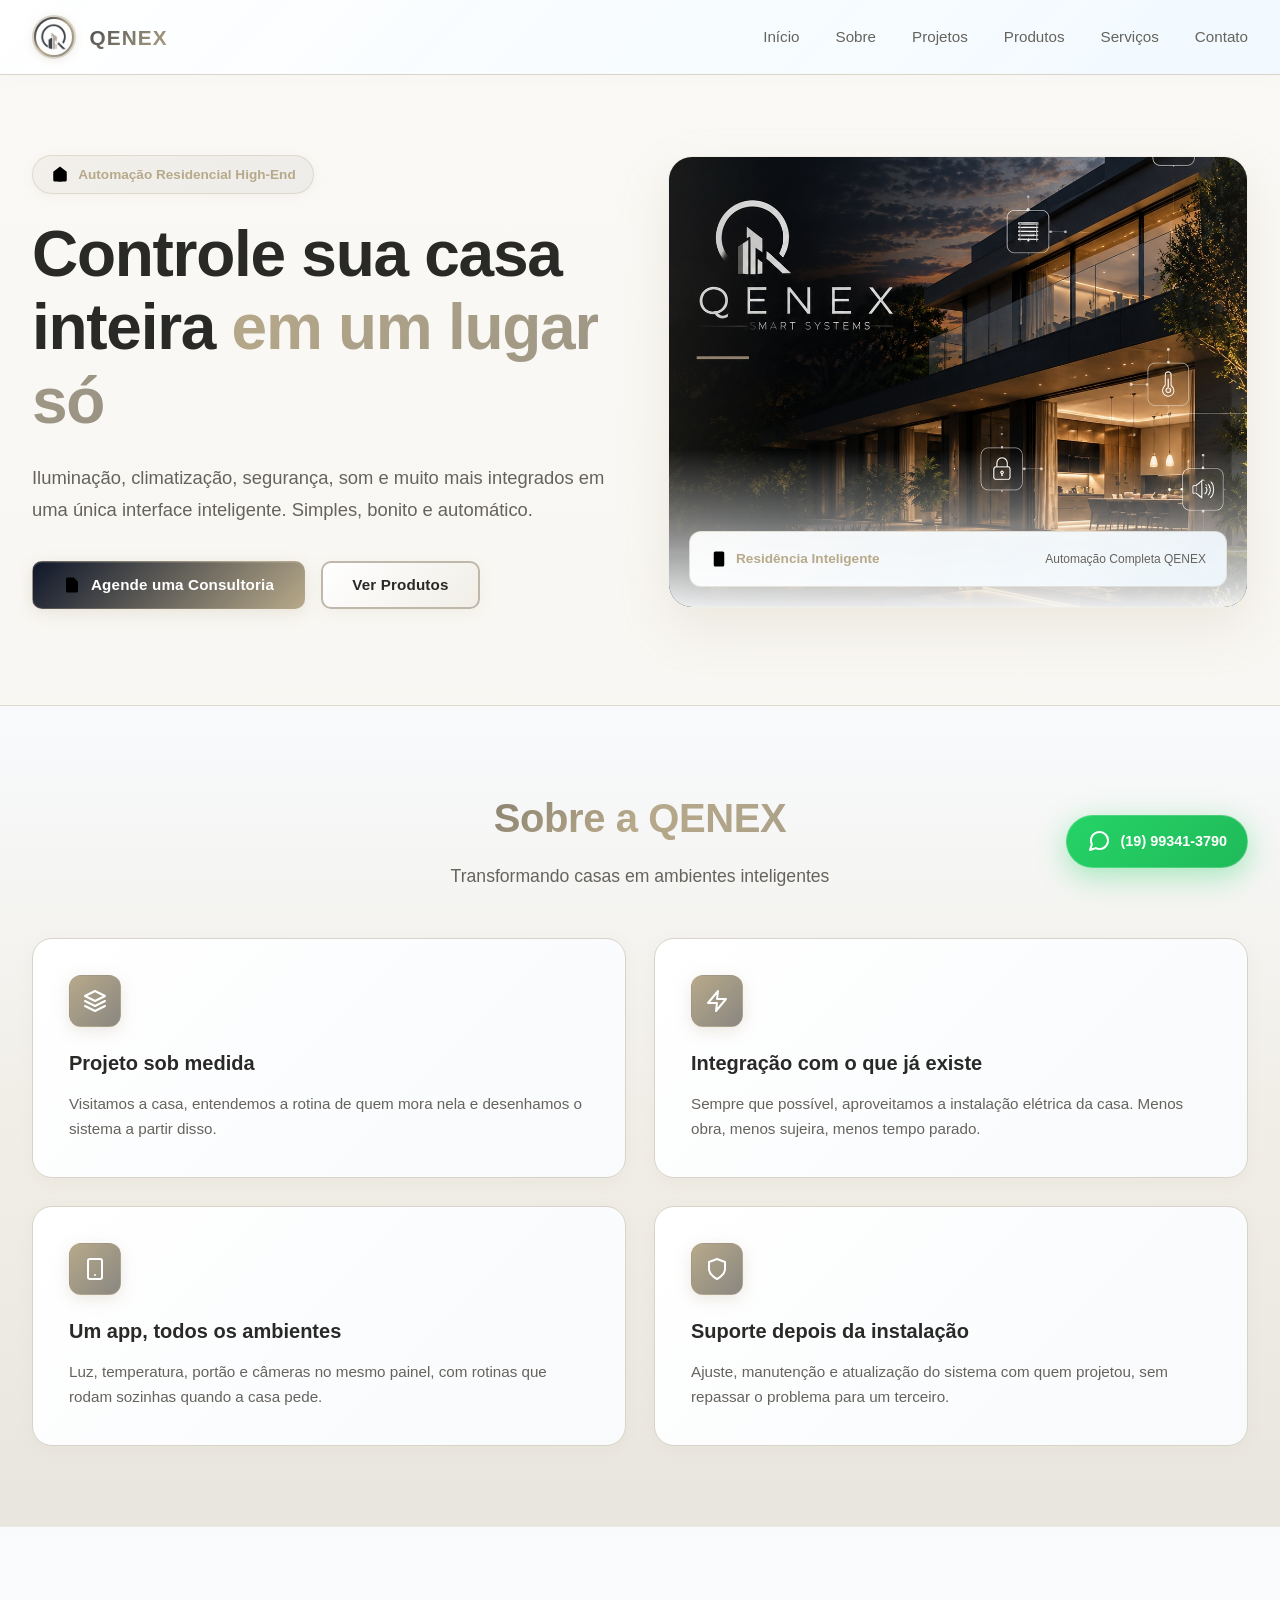
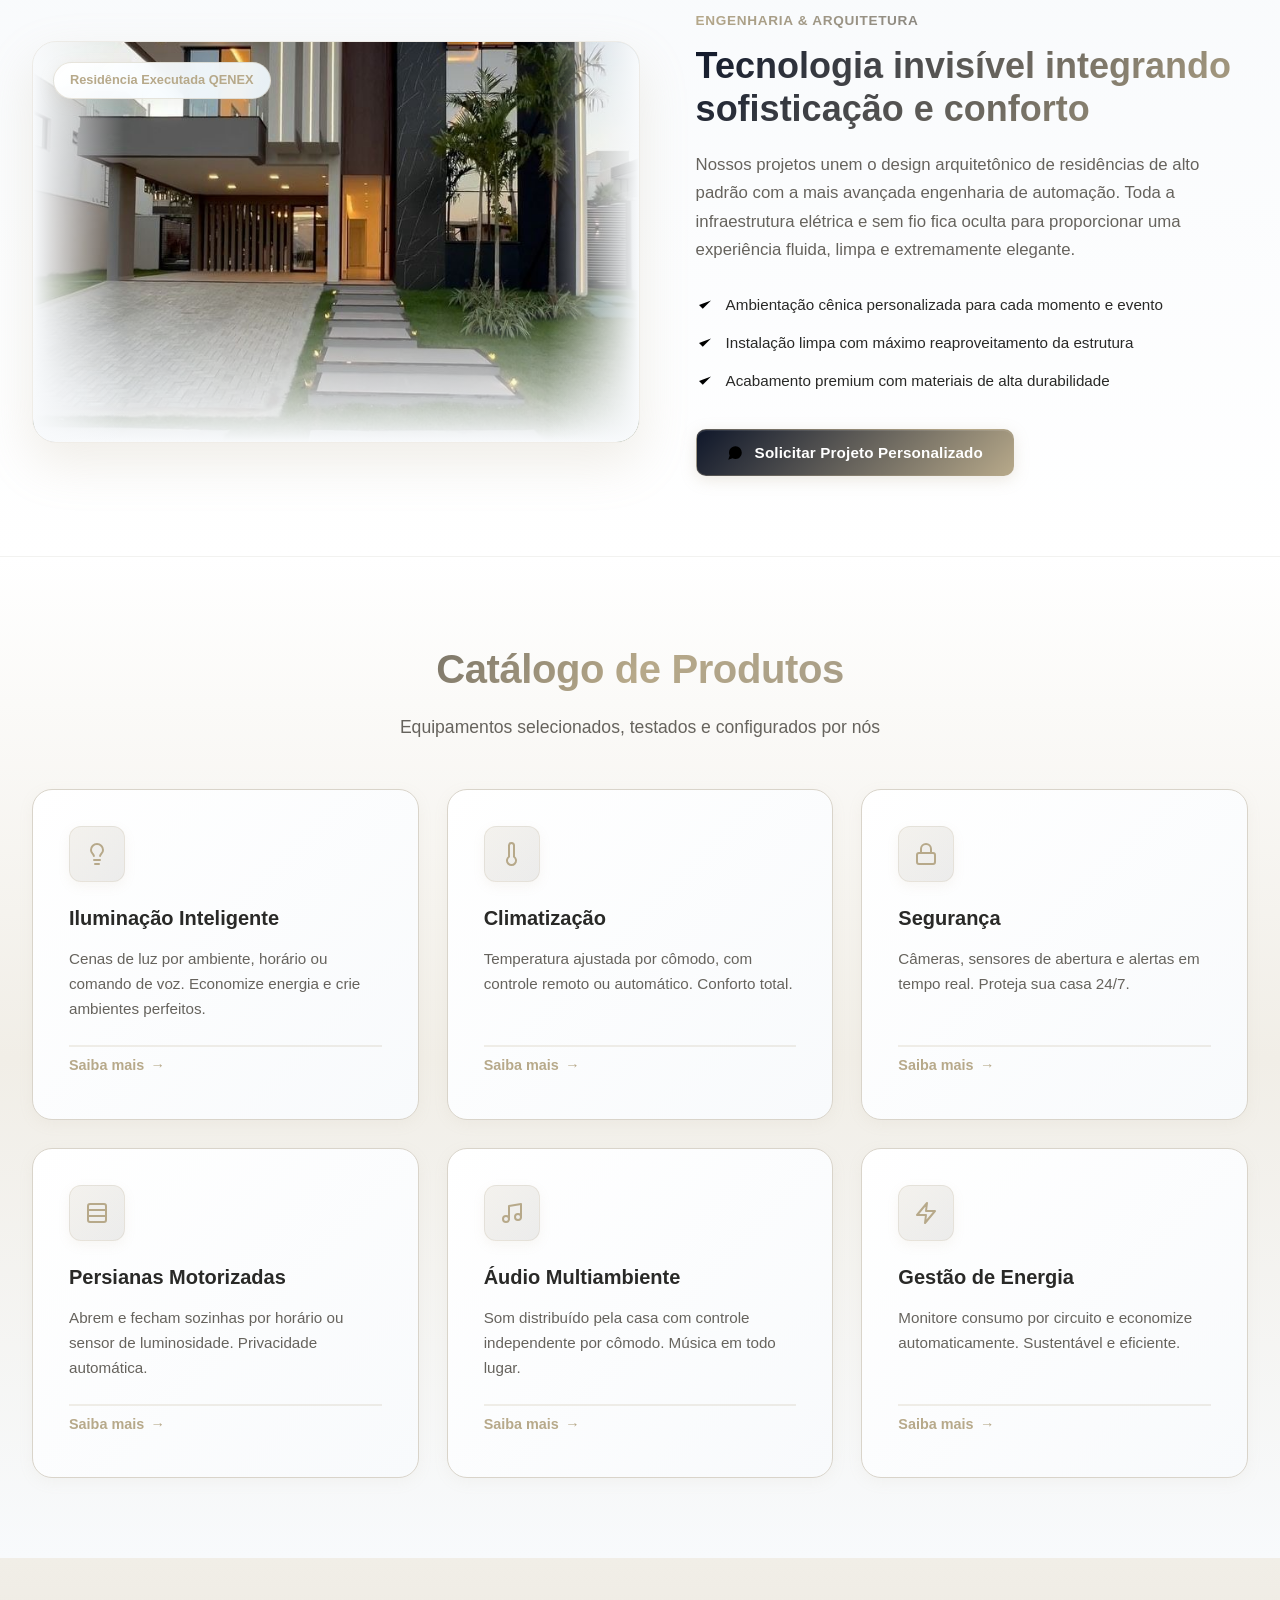
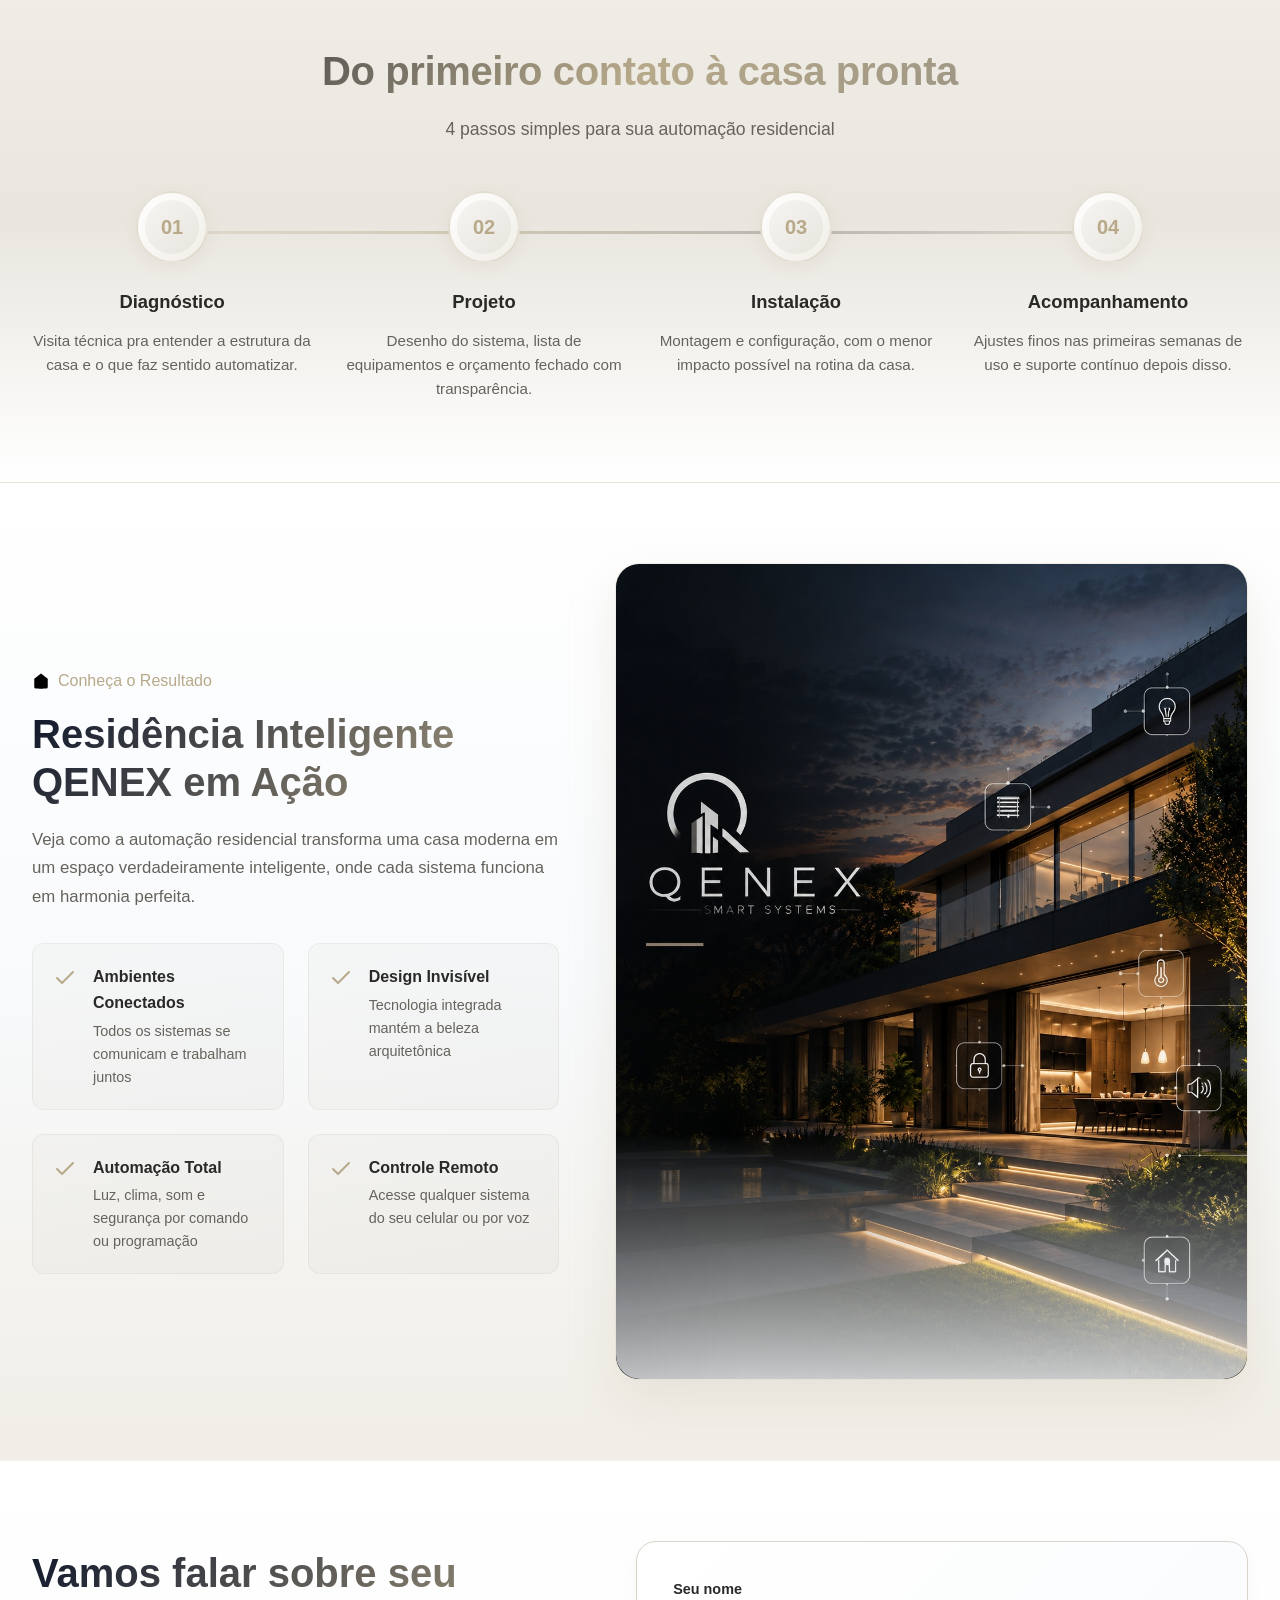
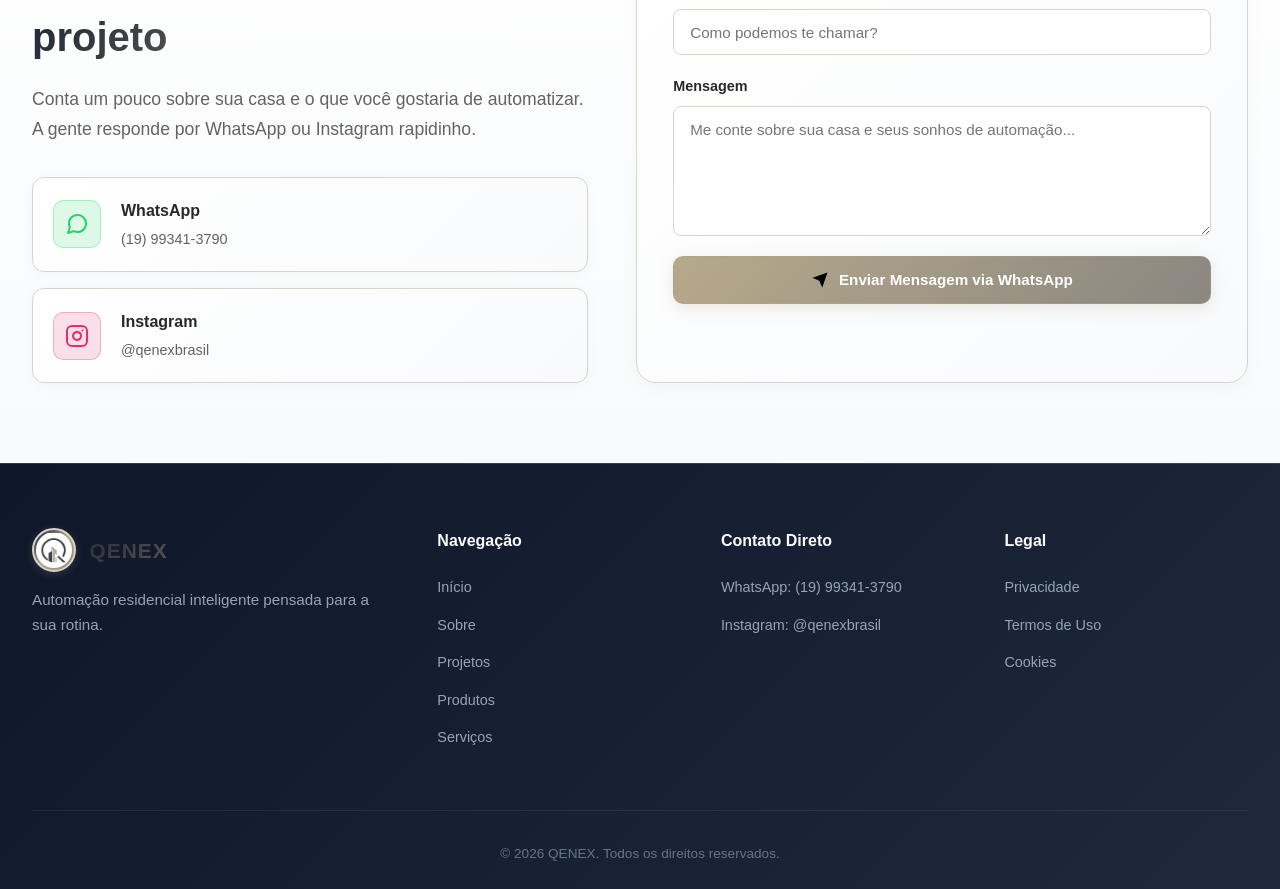
<file: index.html>
<!DOCTYPE html>
<html lang="pt-BR">
<head>
    <meta charset="UTF-8">
    <meta name="viewport" content="width=device-width, initial-scale=1.0">
    <title>QENEX - Automação Residencial Inteligente</title>
    <link rel="stylesheet" href="style.css">
</head>
<body>
    <!-- Header -->
    <header>
        <nav>
            <a href="#inicio" class="logo">
                <img src="logo.png" alt="Logotipo QENEX" class="logo-img">
                <span class="logo-text">QENEX</span>
            </a>
            <ul class="nav-links" id="navLinks">
                <li><a href="#inicio">Início</a></li>
                <li><a href="#sobre">Sobre</a></li>
                <li><a href="#projetos">Projetos</a></li>
                <li><a href="#produtos">Produtos</a></li>
                <li><a href="#servicos">Serviços</a></li>
                <li><a href="#contato">Contato</a></li>
            </ul>
            <button class="hamburger" id="hamburger" aria-label="Menu">☰</button>
        </nav>
    </header>

    <!-- Hero Section -->
    <section id="inicio" class="hero">
        <div class="hero-content">
            <span class="hero-tag">
                <svg class="svg-icon-sm" viewBox="0 0 24 24"><path d="M3 9l9-7 9 7v11a2 2 0 0 1-2 2H5a2 2 0 0 1-2-2z"/><polyline points="9 22 9 12 15 12 15 22"/></svg>
                Automação Residencial High-End
            </span>
            <h1>Controle sua casa inteira <span>em um lugar só</span></h1>
            <p>Iluminação, climatização, segurança, som e muito mais integrados em uma única interface inteligente. Simples, bonito e automático.</p>
            <div class="button-group">
                <button class="btn btn-primary" onclick="scrollToSection('contato')">
                    <svg class="svg-icon-sm" viewBox="0 0 24 24"><path d="M14 2H6a2 2 0 0 0-2 2v16a2 2 0 0 0 2 2h12a2 2 0 0 0 2-2V8z"/><polyline points="14 2 14 8 20 8"/><line x1="16" y1="13" x2="8" y2="13"/><line x1="16" y1="17" x2="8" y2="17"/><polyline points="10 9 9 9 8 9"/></svg>
                    Agende uma Consultoria
                </button>
                <button class="btn btn-secondary" onclick="scrollToSection('produtos')">
                    Ver Produtos
                </button>
            </div>
        </div>
        <div class="hero-image">
            <div class="hero-image-frame">
                <img src="qenex_smart_systems.jpg" alt="Residência Inteligente QENEX" class="hero-img">
                <div class="hero-image-overlay">
                    <div class="hero-img-badge">
                        <svg class="svg-icon-sm" viewBox="0 0 24 24"><rect x="5" y="2" width="14" height="20" rx="2" ry="2"/><line x1="12" y1="18" x2="12.01" y2="18"/></svg>
                        Residência Inteligente
                    </div>
                    <span class="hero-img-subtext">Automação Completa QENEX</span>
                </div>
            </div>
        </div>
    </section>

    <!-- Sobre QENEX -->
    <section id="sobre" class="about-section scroll-animate">
        <div class="section-header">
            <h2>Sobre a QENEX</h2>
            <p>Transformando casas em ambientes inteligentes</p>
        </div>
        <div class="grid-2">
            <div class="card scroll-animate">
                <div class="card-icon">
                    <svg class="svg-icon" viewBox="0 0 24 24"><polygon points="12 2 2 7 12 12 22 7 12 2"/><polyline points="2 17 12 22 22 17"/><polyline points="2 12 12 17 22 12"/></svg>
                </div>
                <h3>Projeto sob medida</h3>
                <p>Visitamos a casa, entendemos a rotina de quem mora nela e desenhamos o sistema a partir disso.</p>
            </div>
            <div class="card scroll-animate">
                <div class="card-icon">
                    <svg class="svg-icon" viewBox="0 0 24 24"><polygon points="13 2 3 14 12 14 11 22 21 10 12 10 13 2"/></svg>
                </div>
                <h3>Integração com o que já existe</h3>
                <p>Sempre que possível, aproveitamos a instalação elétrica da casa. Menos obra, menos sujeira, menos tempo parado.</p>
            </div>
            <div class="card scroll-animate">
                <div class="card-icon">
                    <svg class="svg-icon" viewBox="0 0 24 24"><rect x="5" y="2" width="14" height="20" rx="2" ry="2"/><line x1="12" y1="18" x2="12.01" y2="18"/></svg>
                </div>
                <h3>Um app, todos os ambientes</h3>
                <p>Luz, temperatura, portão e câmeras no mesmo painel, com rotinas que rodam sozinhas quando a casa pede.</p>
            </div>
            <div class="card scroll-animate">
                <div class="card-icon">
                    <svg class="svg-icon" viewBox="0 0 24 24"><path d="M12 22s8-4 8-10V5l-8-3-8 3v7c0 6 8 10 8 10z"/></svg>
                </div>
                <h3>Suporte depois da instalação</h3>
                <p>Ajuste, manutenção e atualização do sistema com quem projetou, sem repassar o problema para um terceiro.</p>
            </div>
        </div>
    </section>

    <!-- Projetos de Alto Padrão -->
    <section id="projetos" class="showcase-section scroll-animate">
        <div class="showcase-container">
            <div class="showcase-image-wrap">
                <img src="89c326220a9d2b07b0a7344f88bd1143.jpg" alt="Projeto Residencial de Luxo QENEX" class="showcase-img">
                <div class="showcase-badge">Residência Executada QENEX</div>
            </div>
            <div class="showcase-content">
                <span class="section-tag">Engenharia & Arquitetura</span>
                <h2>Tecnologia invisível integrando sofisticação e conforto</h2>
                <p>Nossos projetos unem o design arquitetônico de residências de alto padrão com a mais avançada engenharia de automação. Toda a infraestrutura elétrica e sem fio fica oculta para proporcionar uma experiência fluida, limpa e extremamente elegante.</p>
                <ul class="showcase-list">
                    <li>
                        <svg class="svg-icon-sm" viewBox="0 0 24 24"><polyline points="20 6 9 17 4 12"/></svg>
                        Ambientação cênica personalizada para cada momento e evento
                    </li>
                    <li>
                        <svg class="svg-icon-sm" viewBox="0 0 24 24"><polyline points="20 6 9 17 4 12"/></svg>
                        Instalação limpa com máximo reaproveitamento da estrutura
                    </li>
                    <li>
                        <svg class="svg-icon-sm" viewBox="0 0 24 24"><polyline points="20 6 9 17 4 12"/></svg>
                        Acabamento premium com materiais de alta durabilidade
                    </li>
                </ul>
                <button class="btn btn-primary" onclick="scrollToSection('contato')">
                    <svg class="svg-icon-sm" viewBox="0 0 24 24"><path d="M21 11.5a8.38 8.38 0 0 1-.9 3.8 8.5 8.5 0 0 1-7.6 4.7 8.38 8.38 0 0 1-3.8-.9L3 21l1.9-5.7a8.38 8.38 0 0 1-.9-3.8 8.5 8.5 0 0 1 4.7-7.6 8.38 8.38 0 0 1 3.8-.9h.5a8.48 8.48 0 0 1 8 8v.5z"/></svg>
                    Solicitar Projeto Personalizado
                </button>
            </div>
        </div>
    </section>

    <!-- Produtos -->
    <section id="produtos" class="products-section">
        <div class="section-header scroll-animate">
            <h2>Catálogo de Produtos</h2>
            <p>Equipamentos selecionados, testados e configurados por nós</p>
        </div>
        <div class="grid-3">
            <div class="product-card scroll-animate">
                <div class="product-content">
                    <div class="product-icon">
                        <svg class="svg-icon" viewBox="0 0 24 24"><path d="M9 18h6"/><path d="M10 22h4"/><path d="M15.09 14c.18-.98.65-1.74 1.41-2.5A4.65 4.65 0 0 0 18 8 6 6 0 0 0 6 8c0 1 .23 2.23 1.5 3.5A4.61 4.61 0 0 1 8.91 14"/></svg>
                    </div>
                    <h3>Iluminação Inteligente</h3>
                    <p>Cenas de luz por ambiente, horário ou comando de voz. Economize energia e crie ambientes perfeitos.</p>
                    <button class="learn-more-btn" onclick="openProductModal('iluminacao')">
                        Saiba mais <span class="arrow">→</span>
                    </button>
                </div>
            </div>
            <div class="product-card scroll-animate">
                <div class="product-content">
                    <div class="product-icon">
                        <svg class="svg-icon" viewBox="0 0 24 24"><path d="M14 14.76V3.5a2.5 2.5 0 0 0-5 0v11.26a4.5 4.5 0 1 0 5 0z"/></svg>
                    </div>
                    <h3>Climatização</h3>
                    <p>Temperatura ajustada por cômodo, com controle remoto ou automático. Conforto total.</p>
                    <button class="learn-more-btn" onclick="openProductModal('climatizacao')">
                        Saiba mais <span class="arrow">→</span>
                    </button>
                </div>
            </div>
            <div class="product-card scroll-animate">
                <div class="product-content">
                    <div class="product-icon">
                        <svg class="svg-icon" viewBox="0 0 24 24"><rect x="3" y="11" width="18" height="11" rx="2" ry="2"/><path d="M7 11V7a5 5 0 0 1 10 0v4"/></svg>
                    </div>
                    <h3>Segurança</h3>
                    <p>Câmeras, sensores de abertura e alertas em tempo real. Proteja sua casa 24/7.</p>
                    <button class="learn-more-btn" onclick="openProductModal('seguranca')">
                        Saiba mais <span class="arrow">→</span>
                    </button>
                </div>
            </div>
            <div class="product-card scroll-animate">
                <div class="product-content">
                    <div class="product-icon">
                        <svg class="svg-icon" viewBox="0 0 24 24"><rect x="3" y="3" width="18" height="18" rx="2"/><path d="M3 9h18"/><path d="M3 15h18"/></svg>
                    </div>
                    <h3>Persianas Motorizadas</h3>
                    <p>Abrem e fecham sozinhas por horário ou sensor de luminosidade. Privacidade automática.</p>
                    <button class="learn-more-btn" onclick="openProductModal('persianas')">
                        Saiba mais <span class="arrow">→</span>
                    </button>
                </div>
            </div>
            <div class="product-card scroll-animate">
                <div class="product-content">
                    <div class="product-icon">
                        <svg class="svg-icon" viewBox="0 0 24 24"><path d="M9 18V5l12-2v13"/><circle cx="6" cy="18" r="3"/><circle cx="18" cy="16" r="3"/></svg>
                    </div>
                    <h3>Áudio Multiambiente</h3>
                    <p>Som distribuído pela casa com controle independente por cômodo. Música em todo lugar.</p>
                    <button class="learn-more-btn" onclick="openProductModal('audio')">
                        Saiba mais <span class="arrow">→</span>
                    </button>
                </div>
            </div>
            <div class="product-card scroll-animate">
                <div class="product-content">
                    <div class="product-icon">
                        <svg class="svg-icon" viewBox="0 0 24 24"><path d="M13 2L3 14h9l-1 8 10-12h-9l1-8z"/></svg>
                    </div>
                    <h3>Gestão de Energia</h3>
                    <p>Monitore consumo por circuito e economize automaticamente. Sustentável e eficiente.</p>
                    <button class="learn-more-btn" onclick="openProductModal('energia')">
                        Saiba mais <span class="arrow">→</span>
                    </button>
                </div>
            </div>
        </div>
    </section>

    <!-- Como Funciona -->
    <section id="servicos" class="how-section">
        <div class="section-header scroll-animate">
            <h2>Do primeiro contato à casa pronta</h2>
            <p>4 passos simples para sua automação residencial</p>
        </div>
        <div class="steps-container">
            <div class="steps">
                <div class="step scroll-animate">
                    <div class="step-number">
                        <div class="step-number-inner">01</div>
                    </div>
                    <h3>Diagnóstico</h3>
                    <p>Visita técnica pra entender a estrutura da casa e o que faz sentido automatizar.</p>
                </div>
                <div class="step scroll-animate">
                    <div class="step-number">
                        <div class="step-number-inner">02</div>
                    </div>
                    <h3>Projeto</h3>
                    <p>Desenho do sistema, lista de equipamentos e orçamento fechado com transparência.</p>
                </div>
                <div class="step scroll-animate">
                    <div class="step-number">
                        <div class="step-number-inner">03</div>
                    </div>
                    <h3>Instalação</h3>
                    <p>Montagem e configuração, com o menor impacto possível na rotina da casa.</p>
                </div>
                <div class="step scroll-animate">
                    <div class="step-number">
                        <div class="step-number-inner">04</div>
                    </div>
                    <h3>Acompanhamento</h3>
                    <p>Ajustes finos nas primeiras semanas de uso e suporte contínuo depois disso.</p>
                </div>
            </div>
        </div>
    </section>

    <!-- Residência Inteligente Visual -->
    <section class="smart-residence-section scroll-animate">
        <div class="smart-residence-container">
            <div class="smart-residence-content">
                <span class="section-tag" style="color: #B7A98A; margin-bottom: 1rem; display: inline-flex; align-items: center; gap: 0.5rem;">
                    <svg class="svg-icon-sm" viewBox="0 0 24 24"><path d="M3 9l9-7 9 7v11a2 2 0 0 1-2 2H5a2 2 0 0 1-2-2z"/><polyline points="9 22 9 12 15 12 15 22"/></svg>
                    Conheça o Resultado
                </span>
                <h2>Residência Inteligente QENEX em Ação</h2>
                <p>Veja como a automação residencial transforma uma casa moderna em um espaço verdadeiramente inteligente, onde cada sistema funciona em harmonia perfeita.</p>
                <div class="smart-features">
                    <div class="smart-feature-item">
                        <svg class="svg-icon" viewBox="0 0 24 24" style="color: #B7A98A;"><polyline points="20 6 9 17 4 12"/></svg>
                        <div>
                            <strong style="color: var(--text-main);">Ambientes Conectados</strong>
                            <p style="color: var(--text-muted); margin-top: 0.25rem; font-size: 0.9rem;">Todos os sistemas se comunicam e trabalham juntos</p>
                        </div>
                    </div>
                    <div class="smart-feature-item">
                        <svg class="svg-icon" viewBox="0 0 24 24" style="color: #B7A98A;"><polyline points="20 6 9 17 4 12"/></svg>
                        <div>
                            <strong style="color: var(--text-main);">Design Invisível</strong>
                            <p style="color: var(--text-muted); margin-top: 0.25rem; font-size: 0.9rem;">Tecnologia integrada mantém a beleza arquitetônica</p>
                        </div>
                    </div>
                    <div class="smart-feature-item">
                        <svg class="svg-icon" viewBox="0 0 24 24" style="color: #B7A98A;"><polyline points="20 6 9 17 4 12"/></svg>
                        <div>
                            <strong style="color: var(--text-main);">Automação Total</strong>
                            <p style="color: var(--text-muted); margin-top: 0.25rem; font-size: 0.9rem;">Luz, clima, som e segurança por comando ou programação</p>
                        </div>
                    </div>
                    <div class="smart-feature-item">
                        <svg class="svg-icon" viewBox="0 0 24 24" style="color: #B7A98A;"><polyline points="20 6 9 17 4 12"/></svg>
                        <div>
                            <strong style="color: var(--text-main);">Controle Remoto</strong>
                            <p style="color: var(--text-muted); margin-top: 0.25rem; font-size: 0.9rem;">Acesse qualquer sistema do seu celular ou por voz</p>
                        </div>
                    </div>
                </div>
            </div>
            <div class="smart-residence-image">
                <img src="qenex_smart_systems.jpg" alt="Residência Inteligente QENEX com Automação Completa" class="smart-residence-img">
            </div>
        </div>
    </section>

    <!-- Contato -->
    <section id="contato" class="contact-section">
        <div class="contact-grid">
            <div class="contact-info scroll-animate">
                <h2>Vamos falar sobre seu projeto</h2>
                <p>Conta um pouco sobre sua casa e o que você gostaria de automatizar. A gente responde por WhatsApp ou Instagram rapidinho.</p>
                <div class="contact-links">
                    <a href="https://wa.me/5519993413790" target="_blank" class="contact-link whatsapp-link">
                        <div class="contact-link-icon">
                            <svg width="24" height="24" viewBox="0 0 24 24" fill="none" stroke="currentColor" stroke-width="2" stroke-linecap="round" stroke-linejoin="round"><path d="M21 11.5a8.38 8.38 0 0 1-.9 3.8 8.5 8.5 0 0 1-7.6 4.7 8.38 8.38 0 0 1-3.8-.9L3 21l1.9-5.7a8.38 8.38 0 0 1-.9-3.8 8.5 8.5 0 0 1 4.7-7.6 8.38 8.38 0 0 1 3.8-.9h.5a8.48 8.48 0 0 1 8 8v.5z"/></svg>
                        </div>
                        <div class="contact-link-content">
                            <h3>WhatsApp</h3>
                            <p>(19) 99341-3790</p>
                        </div>
                    </a>
                    <a href="https://www.instagram.com/qenexbrasil/" target="_blank" class="contact-link instagram-link">
                        <div class="contact-link-icon">
                            <svg width="24" height="24" viewBox="0 0 24 24" fill="none" stroke="currentColor" stroke-width="2" stroke-linecap="round" stroke-linejoin="round"><rect x="2" y="2" width="20" height="20" rx="5" ry="5"></rect><path d="M16 11.37A4 4 0 1 1 12.63 8 4 4 0 0 1 16 11.37z"></path><line x1="17.5" y1="6.5" x2="17.51" y2="6.5"></line></svg>
                        </div>
                        <div class="contact-link-content">
                            <h3>Instagram</h3>
                            <p>@qenexbrasil</p>
                        </div>
                    </a>
                </div>
            </div>

            <form class="contact-form scroll-animate" id="contactForm">
                <div class="form-group">
                    <label for="name">Seu nome</label>
                    <input type="text" id="name" name="name" placeholder="Como podemos te chamar?" required>
                </div>
                <div class="form-group">
                    <label for="message">Mensagem</label>
                    <textarea id="message" name="message" placeholder="Me conte sobre sua casa e seus sonhos de automação..." required></textarea>
                </div>
                <button type="submit" class="form-submit">
                    <svg class="svg-icon-sm" viewBox="0 0 24 24"><line x1="22" y1="2" x2="11" y2="13"/><polygon points="22 2 15 22 11 13 2 9 22 2"/></svg>
                    Enviar Mensagem via WhatsApp
                </button>
            </form>
        </div>
    </section>

    <!-- Product Detail Modal -->
    <div class="modal-backdrop" id="productModalBackdrop">
        <div class="modal-container" id="productModal">
            <button class="modal-close" id="modalCloseBtn" onclick="closeProductModal()" aria-label="Fechar">&times;</button>
            <div class="modal-header">
                <div class="modal-icon" id="modalIcon"></div>
                <div>
                    <span class="modal-tag">Solução QENEX</span>
                    <h2 id="modalTitle">Iluminação Inteligente</h2>
                </div>
            </div>
            <div class="modal-body">
                <p class="modal-description" id="modalDescription"></p>
                
                <div class="modal-section">
                    <h3>Recursos e Benefícios</h3>
                    <ul class="modal-list" id="modalFeatures"></ul>
                </div>

                <div class="modal-section">
                    <h3>Especificações Técnicas</h3>
                    <div class="specs-grid" id="modalSpecs"></div>
                </div>
            </div>
            <div class="modal-footer">
                <button class="btn btn-secondary" onclick="closeProductModal()">Fechar</button>
                <a href="https://wa.me/5519993413790" id="modalWhatsappBtn" target="_blank" class="btn btn-primary">
                    <svg class="svg-icon-sm" viewBox="0 0 24 24"><path d="M21 11.5a8.38 8.38 0 0 1-.9 3.8 8.5 8.5 0 0 1-7.6 4.7 8.38 8.38 0 0 1-3.8-.9L3 21l1.9-5.7a8.38 8.38 0 0 1-.9-3.8 8.5 8.5 0 0 1 4.7-7.6 8.38 8.38 0 0 1 3.8-.9h.5a8.48 8.48 0 0 1 8 8v.5z"/></svg>
                    Consultar via WhatsApp
                </a>
            </div>
        </div>
    </div>

    <!-- Floating WhatsApp Button -->
    <a href="https://wa.me/5519993413790" target="_blank" class="floating-whatsapp" title="Fale conosco no WhatsApp">
        <svg width="24" height="24" viewBox="0 0 24 24" fill="none" stroke="currentColor" stroke-width="2" stroke-linecap="round" stroke-linejoin="round">
            <path d="M21 11.5a8.38 8.38 0 0 1-.9 3.8 8.5 8.5 0 0 1-7.6 4.7 8.38 8.38 0 0 1-3.8-.9L3 21l1.9-5.7a8.38 8.38 0 0 1-.9-3.8 8.5 8.5 0 0 1 4.7-7.6 8.38 8.38 0 0 1 3.8-.9h.5a8.48 8.48 0 0 1 8 8v.5z"/>
        </svg>
        <span class="floating-whatsapp-text">(19) 99341-3790</span>
    </a>

    <!-- Footer -->
    <footer>
        <div class="footer-content">
            <div class="footer-column">
                <div class="logo" style="margin-bottom: 1rem;">
                    <img src="logo.png" alt="Logotipo QENEX" class="logo-img">
                    <span>QENEX</span>
                </div>
                <p>Automação residencial inteligente pensada para a sua rotina.</p>
            </div>
            <div class="footer-column">
                <h4>Navegação</h4>
                <ul>
                    <li><a href="#inicio">Início</a></li>
                    <li><a href="#sobre">Sobre</a></li>
                    <li><a href="#projetos">Projetos</a></li>
                    <li><a href="#produtos">Produtos</a></li>
                    <li><a href="#servicos">Serviços</a></li>
                </ul>
            </div>
            <div class="footer-column">
                <h4>Contato Direto</h4>
                <ul>
                    <li><a href="https://wa.me/5519993413790" target="_blank">WhatsApp: (19) 99341-3790</a></li>
                    <li><a href="https://www.instagram.com/qenexbrasil/" target="_blank">Instagram: @qenexbrasil</a></li>
                </ul>
            </div>
            <div class="footer-column">
                <h4>Legal</h4>
                <ul>
                    <li><a href="#">Privacidade</a></li>
                    <li><a href="#">Termos de Uso</a></li>
                    <li><a href="#">Cookies</a></li>
                </ul>
            </div>
        </div>
        <div class="footer-bottom">
            <p>© 2026 QENEX. Todos os direitos reservados.</p>
        </div>
    </footer>

    <!-- Success Message -->
    <div class="success-message" id="successMessage">
        Mensagem enviada com sucesso! Entraremos em contato via WhatsApp.
    </div>

    <script src="script.js"></script>
</body>
</html>
</file>
<file: style.css>
* {
    margin: 0;
    padding: 0;
    box-sizing: border-box;
}

:root {
    --bg-main: #F5F2EB;
    --bg-surface: #FFFFFF;
    --bg-alt: #ECE8E0;
    --bg-card: #FFFFFF;
    --bg-card-hover: #FFFFFF;
    --bg-header: rgba(250, 249, 246, 0.94);
    --bg-input: #F7F4EE;
    --bg-modal: #FFFFFF;
    
    --border: #D9D4CA;
    --border-hover: #BEB7AA;
    --border-accent: #1E293B;

    --text-main: #292927;
    --text-muted: #66635D;
    --text-dim: #9A968E;

    --navy-dark: #0F172A;
    --navy-slate: #1E293B;
    --navy-blue: #1E3A8A;
    --navy-border: #334155;
    
    /* Novo esquema de cores gradiente */
    --color-primary: #292927;
    --color-secondary: #B7A98A;
    --color-tertiary: #8A8781;
    --color-quaternary: #A89F91;
    --color-accent: #B7A98A;
    
    --accent-glow: rgba(15, 23, 42, 0.08);

    --whatsapp-green: #25D366;
    --instagram-pink: #E1306C;

    --shadow-sm: 0 4px 15px rgba(15, 23, 42, 0.04);
    --shadow-main: 0 12px 30px rgba(15, 23, 42, 0.08);
    --shadow-hover: 0 20px 40px rgba(15, 23, 42, 0.12);
}

body {
    font-family: -apple-system, BlinkMacSystemFont, 'Segoe UI', Roboto, Oxygen, Ubuntu, Cantarell, sans-serif;
    background: linear-gradient(180deg, #FAF9F6 0%, #F4F0E8 52%, #ECE8E0 100%);
    color: var(--text-main);
    line-height: 1.6;
    overflow-x: hidden;
    position: relative;
}

/* Animações Expandidas */
@keyframes slideInDown {
    from {
        opacity: 0;
        transform: translateY(-15px);
    }
    to {
        opacity: 1;
        transform: translateY(0);
    }
}

@keyframes slideInUp {
    from {
        opacity: 0;
        transform: translateY(15px);
    }
    to {
        opacity: 1;
        transform: translateY(0);
    }
}

@keyframes fadeIn {
    from { opacity: 0; }
    to { opacity: 1; }
}

@keyframes modalPop {
    from {
        opacity: 0;
        transform: scale(0.96) translateY(10px);
    }
    to {
        opacity: 1;
        transform: scale(1) translateY(0);
    }
}

@keyframes rippleAnimation {
    to {
        transform: scale(4);
        opacity: 0;
    }
}

@keyframes pulse {
    0%, 100% {
        box-shadow: 0 0 0 0 rgba(183, 169, 138, 0.7);
    }
    50% {
        box-shadow: 0 0 0 10px rgba(183, 169, 138, 0);
    }
}

@keyframes glow {
    0% {
        text-shadow: 0 0 5px rgba(183, 169, 138, 0.5);
    }
    50% {
        text-shadow: 0 0 20px rgba(183, 169, 138, 0.8), 0 0 10px rgba(138, 135, 129, 0.6);
    }
    100% {
        text-shadow: 0 0 5px rgba(183, 169, 138, 0.5);
    }
}

@keyframes shimmer {
    0% {
        background-position: -1000px 0;
    }
    100% {
        background-position: 1000px 0;
    }
}

@keyframes float {
    0%, 100% {
        transform: translateY(0px);
    }
    50% {
        transform: translateY(-8px);
    }
}

@keyframes gradient-shift {
    0% {
        background-position: 0% 50%;
    }
    50% {
        background-position: 100% 50%;
    }
    100% {
        background-position: 0% 50%;
    }
}

/* Icons Minimalistas */
.svg-icon {
    width: 24px;
    height: 24px;
    stroke: currentColor;
    stroke-width: 2;
    stroke-linecap: round;
    stroke-linejoin: round;
    fill: none;
    display: inline-block;
    vertical-align: middle;
}

.svg-icon-lg {
    width: 28px;
    height: 28px;
}

.svg-icon-sm {
    width: 18px;
    height: 18px;
}

/* Header */
header {
    position: sticky;
    top: 0;
    z-index: 50;
    background: linear-gradient(135deg, rgba(255, 255, 255, 0.95) 0%, rgba(240, 249, 255, 0.92) 100%);
    backdrop-filter: blur(16px);
    -webkit-backdrop-filter: blur(16px);
    border-bottom: 1px solid var(--border);
    animation: slideInDown 0.5s ease-out;
    box-shadow: 0 2px 15px rgba(183, 169, 138, 0.05);
}

nav {
    max-width: 1280px;
    margin: 0 auto;
    padding: 0.95rem 2rem;
    display: flex;
    justify-content: space-between;
    align-items: center;
}

.logo {
    display: flex;
    align-items: center;
    gap: 0.85rem;
    font-weight: 800;
    font-size: 1.3rem;
    letter-spacing: 0.05em;
    background: linear-gradient(135deg, #0F172A 0%, #B7A98A 100%);
    -webkit-background-clip: text;
    -webkit-text-fill-color: transparent;
    background-clip: text;
    text-decoration: none;
}

.logo-img {
    height: 44px;
    width: 44px;
    object-fit: contain;
    border-radius: 50%;
    background: linear-gradient(135deg, #0F172A 0%, #B7A98A 50%, #8A8781 100%);
    padding: 2px;
    border: 2px solid var(--border);
    box-shadow: 0 2px 10px rgba(183, 169, 138, 0.2);
    transition: all 0.3s ease;
}

.logo:hover .logo-img {
    transform: scale(1.08) rotate(5deg);
    box-shadow: 0 4px 20px rgba(183, 169, 138, 0.35);
}

.nav-links {
    display: none;
    gap: 2.25rem;
    list-style: none;
}

.nav-links.active {
    display: flex;
    position: absolute;
    top: 100%;
    left: 0;
    right: 0;
    background: var(--bg-surface);
    flex-direction: column;
    padding: 1.5rem 2rem;
    border-bottom: 1px solid var(--border);
    gap: 1rem;
    box-shadow: var(--shadow-main);
}

.nav-links a {
    text-decoration: none;
    color: var(--text-muted);
    font-weight: 500;
    font-size: 0.95rem;
    transition: all 0.2s ease;
    position: relative;
}

.nav-links a:hover {
    color: var(--color-secondary);
}

.nav-links a::after {
    content: '';
    position: absolute;
    bottom: -4px;
    left: 0;
    width: 0;
    height: 2px;
    background: linear-gradient(90deg, #B7A98A 0%, #8A8781 100%);
    transition: width 0.2s ease;
}

.nav-links a:hover::after {
    width: 100%;
}

@media (min-width: 768px) {
    .nav-links {
        display: flex;
    }

    .nav-links.active {
        display: flex;
        position: static;
        background: transparent;
        flex-direction: row;
        padding: 0;
        border-bottom: none;
        box-shadow: none;
    }

    .hamburger {
        display: none !important;
    }
}

.hamburger {
    display: block;
    background: none;
    border: none;
    color: var(--text-main);
    font-size: 1.5rem;
    cursor: pointer;
    padding: 0.4rem;
}

/* Botões com Animações Avançadas */
.btn {
    position: relative;
    overflow: hidden;
    padding: 0.85rem 1.85rem;
    border-radius: 10px;
    font-weight: 600;
    font-size: 0.95rem;
    letter-spacing: 0.01em;
    border: 1px solid transparent;
    cursor: pointer;
    transition: all 0.3s cubic-bezier(0.4, 0, 0.2, 1);
    display: inline-flex;
    align-items: center;
    justify-content: center;
    gap: 0.65rem;
    text-decoration: none;
    outline: none;
    user-select: none;
}

.btn::before {
    content: '';
    position: absolute;
    top: 0;
    left: -100%;
    width: 100%;
    height: 100%;
    background: rgba(255, 255, 255, 0.2);
    transition: left 0.5s ease;
    z-index: 0;
}

.btn:hover::before {
    left: 100%;
}

.btn > * {
    position: relative;
    z-index: 1;
}

.btn-primary {
    background: linear-gradient(135deg, #0F172A 0%, #B7A98A 50%, #8A8781 100%);
    color: #FFFFFF;
    border: 1px solid rgba(183, 169, 138, 0.3);
    box-shadow: 0 4px 15px rgba(183, 169, 138, 0.25),
                inset 0 1px 0 rgba(255, 255, 255, 0.1);
    background-size: 200% 200%;
    animation: gradient-shift 3s ease infinite;
}

.btn-primary:hover {
    transform: translateY(-3px);
    box-shadow: 0 12px 35px rgba(183, 169, 138, 0.4),
                inset 0 1px 0 rgba(255, 255, 255, 0.15);
    background-position: 100% 0;
}

.btn-primary:active {
    transform: scale(0.96) translateY(-1px);
}

.btn-secondary {
    background: linear-gradient(135deg, #FFFFFF 0%, #F1EEE7 100%);
    border: 2px solid var(--border-hover);
    color: var(--text-main);
    box-shadow: 0 4px 15px rgba(183, 169, 138, 0.1);
    position: relative;
}

.btn-secondary::after {
    content: '';
    position: absolute;
    inset: 0;
    background: linear-gradient(135deg, transparent 0%, rgba(183, 169, 138, 0.1) 100%);
    border-radius: 10px;
    opacity: 0;
    transition: opacity 0.3s ease;
}

.btn-secondary:hover {
    border-color: var(--color-secondary);
    color: var(--color-secondary);
    transform: translateY(-3px);
    box-shadow: 0 8px 25px rgba(183, 169, 138, 0.2);
}

.btn-secondary:hover::after {
    opacity: 1;
}

.btn-secondary:active {
    transform: scale(0.96) translateY(-1px);
}

/* Efeito Ripple */
.ripple-effect {
    position: absolute;
    border-radius: 50%;
    background: rgba(255, 255, 255, 0.5);
    transform: scale(0);
    animation: rippleAnimation 0.6s linear;
    pointer-events: none;
}

/* Hero Section */
.hero {
    max-width: 1280px;
    margin: 0 auto;
    padding: 4rem 2rem 5rem;
    display: grid;
    grid-template-columns: 1fr;
    gap: 3.5rem;
    align-items: center;
    animation: fadeIn 0.8s ease-out;
}

@media (min-width: 768px) {
    .hero {
        grid-template-columns: 1fr 1fr;
        padding: 5rem 2rem 6rem;
    }
}

.hero-tag {
    display: inline-flex;
    align-items: center;
    gap: 0.6rem;
    font-size: 0.85rem;
    font-weight: 600;
    color: var(--color-secondary);
    background: linear-gradient(135deg, rgba(183, 169, 138, 0.1) 0%, rgba(138, 135, 129, 0.1) 100%);
    border: 1px solid rgba(183, 169, 138, 0.3);
    padding: 0.45rem 1.1rem;
    border-radius: 9999px;
    margin-bottom: 1.5rem;
    animation: slideInUp 0.8s ease-out 0.1s backwards;
    box-shadow: 0 2px 10px rgba(183, 169, 138, 0.1);
}

.hero-content h1 {
    font-size: 2.75rem;
    font-weight: 800;
    margin-bottom: 1.5rem;
    color: var(--text-main);
    line-height: 1.15;
    letter-spacing: -0.02em;
    animation: slideInUp 0.8s ease-out;
}

.hero-content h1 span {
    background: linear-gradient(135deg, #B7A98A 0%, #8A8781 50%, #A89F91 100%);
    -webkit-background-clip: text;
    -webkit-text-fill-color: transparent;
    background-clip: text;
    background-size: 300% 300%;
}

@media (min-width: 1024px) {
    .hero-content h1 {
        font-size: 3.5rem;
    }
}

.hero-content p {
    font-size: 1.15rem;
    color: var(--text-muted);
    margin-bottom: 2.25rem;
    line-height: 1.7;
    animation: slideInUp 0.8s ease-out 0.2s backwards;
}

.button-group {
    display: flex;
    flex-direction: column;
    gap: 1rem;
    animation: slideInUp 0.8s ease-out 0.3s backwards;
}

@media (min-width: 640px) {
    .button-group {
        flex-direction: row;
    }
}

/* Hero Image */
.hero-image {
    position: relative;
    width: 100%;
}

.hero-image-frame {
    width: 100%;
    border-radius: 1.5rem;
    overflow: hidden;
    position: relative;
    box-shadow: 0 20px 50px rgba(183, 169, 138, 0.2);
    border: 1px solid rgba(183, 169, 138, 0.2);
    background: var(--bg-surface);
    animation: float 3s ease-in-out infinite;
}

.hero-image-frame::after {
    content: '';
    position: absolute;
    inset: 0;
    background: 
        linear-gradient(to bottom, transparent 65%, rgba(248, 250, 252, 0.95) 100%),
        linear-gradient(to right, rgba(183, 169, 138, 0.1) 0%, transparent 20%, transparent 80%, rgba(183, 169, 138, 0.1) 100%);
    pointer-events: none;
    z-index: 2;
}

.hero-img {
    width: 100%;
    height: 400px;
    object-fit: cover;
    display: block;
    transition: transform 0.5s ease;
}

@media (min-width: 768px) {
    .hero-img {
        height: 450px;
    }
}

.hero-image-frame:hover .hero-img {
    transform: scale(1.05);
}

.hero-image-overlay {
    position: absolute;
    bottom: 1.25rem;
    left: 1.25rem;
    right: 1.25rem;
    background: linear-gradient(135deg, rgba(255, 255, 255, 0.95) 0%, rgba(240, 249, 255, 0.92) 100%);
    backdrop-filter: blur(12px);
    -webkit-backdrop-filter: blur(12px);
    padding: 1rem 1.25rem;
    border-radius: 12px;
    border: 1px solid rgba(183, 169, 138, 0.3);
    display: flex;
    justify-content: space-between;
    align-items: center;
    z-index: 5;
    box-shadow: 0 8px 25px rgba(183, 169, 138, 0.15);
}

.hero-img-badge {
    font-size: 0.85rem;
    font-weight: 700;
    color: var(--color-secondary);
    display: flex;
    align-items: center;
    gap: 0.5rem;
}

.hero-img-subtext {
    font-size: 0.75rem;
    color: var(--text-muted);
}

/* Section Header */
.section-header {
    max-width: 1280px;
    margin: 0 auto 3rem;
    text-align: center;
}

.section-header h2 {
    font-size: 2.25rem;
    font-weight: 800;
    margin-bottom: 0.75rem;
    background: linear-gradient(135deg, #0F172A 0%, #B7A98A 50%, #8A8781 100%);
    -webkit-background-clip: text;
    -webkit-text-fill-color: transparent;
    background-clip: text;
    letter-spacing: -0.01em;
}

@media (min-width: 768px) {
    .section-header h2 {
        font-size: 2.5rem;
    }
}

.section-header p {
    font-size: 1.1rem;
    color: var(--text-muted);
}

/* Seção Sobre */
.about-section {
    background: linear-gradient(180deg, #F8FAFC 0%, #F1EEE7 50%, #E9E6DF 100%);
    padding: 4rem 2rem;
    border-top: 1px solid rgba(183, 169, 138, 0.2);
    border-bottom: 1px solid rgba(183, 169, 138, 0.2);
}

@media (min-width: 768px) {
    .about-section {
        padding: 5rem 2rem;
    }
}

.grid-2 {
    max-width: 1280px;
    margin: 0 auto;
    display: grid;
    grid-template-columns: 1fr;
    gap: 1.75rem;
}

@media (min-width: 768px) {
    .grid-2 {
        grid-template-columns: 1fr 1fr;
    }
}

.card {
    background: linear-gradient(135deg, #FFFFFF 0%, #F8FAFC 100%);
    padding: 2.25rem;
    border-radius: 1.25rem;
    border: 1px solid var(--border);
    position: relative;
    overflow: hidden;
    transition: all 0.3s ease;
    animation: slideInUp 0.6s ease-out;
    box-shadow: 0 4px 15px rgba(183, 169, 138, 0.08);
}

.card::before {
    content: '';
    position: absolute;
    top: 0;
    left: -100%;
    width: 100%;
    height: 100%;
    background: linear-gradient(90deg, transparent, rgba(183, 169, 138, 0.1), transparent);
    transition: left 0.5s ease;
}

.card:hover {
    border-color: rgba(183, 169, 138, 0.5);
    transform: translateY(-6px);
    box-shadow: 0 12px 35px rgba(183, 169, 138, 0.2);
}

.card:hover::before {
    left: 100%;
}

.card-icon {
    width: 52px;
    height: 52px;
    background: linear-gradient(135deg, #B7A98A 0%, #8A8781 100%);
    border: 1px solid rgba(183, 169, 138, 0.3);
    border-radius: 12px;
    display: flex;
    align-items: center;
    justify-content: center;
    margin-bottom: 1.25rem;
    color: #FFFFFF;
    transition: all 0.3s ease;
    box-shadow: 0 4px 15px rgba(183, 169, 138, 0.25);
}

.card:hover .card-icon {
    transform: scale(1.1) rotate(-5deg);
    box-shadow: 0 8px 25px rgba(183, 169, 138, 0.35);
}

.card h3 {
    font-size: 1.25rem;
    font-weight: 700;
    margin-bottom: 0.75rem;
    color: var(--text-main);
}

.card p {
    color: var(--text-muted);
    font-size: 0.95rem;
    line-height: 1.65;
}

/* Showcase Section */
.showcase-section {
    padding: 5rem 2rem;
    background: linear-gradient(180deg, #F8FAFC 0%, #FFFFFF 100%);
    border-bottom: 1px solid rgba(183, 169, 138, 0.1);
}

.showcase-container {
    max-width: 1280px;
    margin: 0 auto;
    display: grid;
    grid-template-columns: 1fr;
    gap: 3.5rem;
    align-items: center;
}

@media (min-width: 900px) {
    .showcase-container {
        grid-template-columns: 1.1fr 1fr;
    }
}

.showcase-image-wrap {
    position: relative;
    border-radius: 1.5rem;
    overflow: hidden;
    box-shadow: 0 20px 50px rgba(183, 169, 138, 0.2);
    border: 1px solid rgba(183, 169, 138, 0.2);
    animation: float 3.5s ease-in-out infinite;
}

.showcase-image-wrap::after {
    content: '';
    position: absolute;
    inset: 0;
    background: 
        linear-gradient(to right, #F8FAFC 0%, transparent 15%, transparent 85%, #F8FAFC 100%),
        linear-gradient(to bottom, transparent 65%, #F8FAFC 100%);
    pointer-events: none;
    z-index: 2;
}

.showcase-img {
    width: 100%;
    height: 400px;
    object-fit: cover;
    display: block;
    transition: transform 0.5s ease;
}

.showcase-image-wrap:hover .showcase-img {
    transform: scale(1.05);
}

.showcase-badge {
    position: absolute;
    top: 1.25rem;
    left: 1.25rem;
    background: linear-gradient(135deg, rgba(255, 255, 255, 0.95) 0%, rgba(240, 249, 255, 0.92) 100%);
    backdrop-filter: blur(8px);
    color: var(--color-secondary);
    font-size: 0.8rem;
    font-weight: 700;
    padding: 0.45rem 1rem;
    border-radius: 9999px;
    border: 1px solid rgba(183, 169, 138, 0.3);
    z-index: 5;
    box-shadow: 0 4px 15px rgba(183, 169, 138, 0.15);
}

.showcase-content .section-tag {
    display: inline-block;
    font-size: 0.85rem;
    font-weight: 700;
    background: linear-gradient(135deg, #B7A98A 0%, #8A8781 100%);
    -webkit-background-clip: text;
    -webkit-text-fill-color: transparent;
    background-clip: text;
    text-transform: uppercase;
    letter-spacing: 0.05em;
    margin-bottom: 0.75rem;
}

.showcase-content h2 {
    font-size: 2.25rem;
    font-weight: 800;
    color: var(--text-main);
    line-height: 1.2;
    margin-bottom: 1.25rem;
    background: linear-gradient(135deg, #0F172A 0%, #B7A98A 100%);
    -webkit-background-clip: text;
    -webkit-text-fill-color: transparent;
    background-clip: text;
}

.showcase-content p {
    color: var(--text-muted);
    font-size: 1.05rem;
    line-height: 1.7;
    margin-bottom: 1.75rem;
}

.showcase-list {
    list-style: none;
    display: flex;
    flex-direction: column;
    gap: 0.85rem;
    margin-bottom: 2.25rem;
}

.showcase-list li {
    color: var(--text-main);
    font-size: 0.95rem;
    font-weight: 500;
    display: flex;
    align-items: center;
    gap: 0.75rem;
}

.showcase-list li .svg-icon-sm {
    background: linear-gradient(135deg, #B7A98A 0%, #8A8781 100%);
    -webkit-background-clip: text;
    -webkit-text-fill-color: transparent;
    background-clip: text;
    flex-shrink: 0;
}

/* Seção Produtos */
.products-section {
    padding: 4rem 2rem;
    background: linear-gradient(180deg, #FFFFFF 0%, #F1EEE7 50%, #F8FAFC 100%);
}

@media (min-width: 768px) {
    .products-section {
        padding: 5rem 2rem;
    }
}

.grid-3 {
    max-width: 1280px;
    margin: 0 auto;
    display: grid;
    grid-template-columns: 1fr;
    gap: 1.75rem;
}

@media (min-width: 768px) {
    .grid-3 {
        grid-template-columns: 1fr 1fr;
    }
}

@media (min-width: 1024px) {
    .grid-3 {
        grid-template-columns: 1fr 1fr 1fr;
    }
}

.product-card {
    background: linear-gradient(135deg, #FFFFFF 0%, #F8FAFC 100%);
    padding: 2.25rem;
    border-radius: 1.25rem;
    border: 1px solid var(--border);
    position: relative;
    overflow: hidden;
    transition: all 0.3s ease;
    display: flex;
    flex-direction: column;
    justify-content: space-between;
    box-shadow: 0 4px 15px rgba(183, 169, 138, 0.08);
    animation: slideInUp 0.6s ease-out;
}

.product-card::before {
    content: '';
    position: absolute;
    top: 0;
    left: -100%;
    width: 100%;
    height: 100%;
    background: linear-gradient(90deg, transparent, rgba(183, 169, 138, 0.08), transparent);
    transition: left 0.6s ease;
    z-index: 0;
}

.product-card:hover {
    border-color: rgba(183, 169, 138, 0.4);
    transform: translateY(-8px);
    box-shadow: 0 15px 40px rgba(183, 169, 138, 0.25);
}

.product-card:hover::before {
    left: 100%;
}

.product-content {
    position: relative;
    z-index: 1;
    display: flex;
    flex-direction: column;
    height: 100%;
}

.product-icon {
    width: 56px;
    height: 56px;
    border-radius: 12px;
    display: flex;
    align-items: center;
    justify-content: center;
    margin-bottom: 1.25rem;
    background: linear-gradient(135deg, rgba(183, 169, 138, 0.15) 0%, rgba(138, 135, 129, 0.15) 100%);
    border: 1px solid rgba(183, 169, 138, 0.2);
    color: var(--color-secondary);
    transition: all 0.3s ease;
    box-shadow: 0 4px 12px rgba(183, 169, 138, 0.1);
}

.product-card:hover .product-icon {
    background: linear-gradient(135deg, #B7A98A 0%, #8A8781 100%);
    color: #FFFFFF;
    border-color: rgba(183, 169, 138, 0.5);
    transform: scale(1.12) rotate(8deg);
    box-shadow: 0 8px 20px rgba(183, 169, 138, 0.3);
}

.product-card h3 {
    font-size: 1.25rem;
    font-weight: 700;
    margin-bottom: 0.75rem;
    color: var(--text-main);
}

.product-card p {
    font-size: 0.95rem;
    color: var(--text-muted);
    line-height: 1.65;
    margin-bottom: 1.5rem;
    flex-grow: 1;
}

.learn-more-btn {
    align-self: flex-start;
    background: transparent;
    border: none;
    color: var(--color-secondary);
    font-size: 0.9rem;
    font-weight: 700;
    cursor: pointer;
    padding: 0.6rem 0;
    display: inline-flex;
    align-items: center;
    gap: 0.4rem;
    transition: all 0.2s ease;
    outline: none;
    border-top: 2px solid rgba(183, 169, 138, 0.2);
    width: 100%;
    margin-top: auto;
}

.product-card:hover .learn-more-btn {
    color: var(--color-secondary);
    border-top-color: rgba(183, 169, 138, 0.4);
    padding-left: 0.25rem;
}

.learn-more-btn .arrow {
    transition: transform 0.2s ease;
}

.product-card:hover .learn-more-btn .arrow {
    transform: translateX(6px);
}

/* Seção Como Funciona */
.how-section {
    background: linear-gradient(180deg, #F1EEE7 0%, #E9E6DF 50%, #FFFFFF 100%);
    padding: 4rem 2rem;
    border-top: 1px solid rgba(183, 169, 138, 0.2);
    border-bottom: 1px solid rgba(183, 169, 138, 0.2);
}

@media (min-width: 768px) {
    .how-section {
        padding: 5rem 2rem;
    }
}

.steps-container {
    max-width: 1280px;
    margin: 0 auto;
    position: relative;
}

@media (min-width: 768px) {
    .steps-container::before {
        content: '';
        position: absolute;
        top: 40px;
        left: 10%;
        right: 10%;
        height: 3px;
        background: linear-gradient(to right, 
            rgba(183, 169, 138, 0.2), 
            rgba(183, 169, 138, 0.5), 
            rgba(138, 135, 129, 0.5), 
            rgba(183, 169, 138, 0.2));
        z-index: 0;
        border-radius: 999px;
    }
}

.steps {
    display: grid;
    grid-template-columns: 1fr;
    gap: 2rem;
    position: relative;
    z-index: 1;
}

@media (min-width: 768px) {
    .steps {
        grid-template-columns: 1fr 1fr 1fr 1fr;
    }
}

.step {
    text-align: center;
    animation: slideInUp 0.6s ease-out;
}

.step-number {
    width: 72px;
    height: 72px;
    margin: 0 auto 1.5rem;
    background: linear-gradient(135deg, #FFFFFF 0%, #F1EEE7 100%);
    border: 2px solid rgba(183, 169, 138, 0.3);
    border-radius: 50%;
    display: flex;
    align-items: center;
    justify-content: center;
    position: relative;
    z-index: 2;
    transition: all 0.3s ease;
    box-shadow: 0 4px 15px rgba(183, 169, 138, 0.15);
}

.step-number-inner {
    width: 54px;
    height: 54px;
    background: linear-gradient(135deg, rgba(183, 169, 138, 0.1) 0%, rgba(138, 135, 129, 0.1) 100%);
    border-radius: 50%;
    display: flex;
    align-items: center;
    justify-content: center;
    color: var(--color-secondary);
    font-weight: 800;
    font-size: 1.25rem;
    transition: all 0.3s ease;
}

.step:hover .step-number {
    border-color: var(--color-secondary);
    box-shadow: 0 8px 25px rgba(183, 169, 138, 0.3);
    transform: scale(1.08);
}

.step:hover .step-number-inner {
    background: linear-gradient(135deg, #B7A98A 0%, #8A8781 100%);
    color: #FFFFFF;
    transform: scale(1.05);
}

.step h3 {
    font-size: 1.15rem;
    font-weight: 700;
    margin-bottom: 0.75rem;
    color: var(--text-main);
}

.step p {
    font-size: 0.95rem;
    color: var(--text-muted);
    line-height: 1.6;
}

/* NOVA SEÇÃO - Residência Inteligente */
.smart-residence-section {
    background: linear-gradient(180deg, #FFFFFF 0%, #F8FAFC 50%, #F1EEE7 100%);
    padding: 4rem 2rem;
    border-bottom: 1px solid rgba(183, 169, 138, 0.15);
}

@media (min-width: 768px) {
    .smart-residence-section {
        padding: 5rem 2rem;
    }
}

.smart-residence-container {
    max-width: 1280px;
    margin: 0 auto;
    display: grid;
    grid-template-columns: 1fr;
    gap: 3.5rem;
    align-items: center;
}

@media (min-width: 900px) {
    .smart-residence-container {
        grid-template-columns: 1fr 1.2fr;
    }
}

.smart-residence-content h2 {
    font-size: 2.25rem;
    font-weight: 800;
    margin-bottom: 1.25rem;
    background: linear-gradient(135deg, #0F172A 0%, #B7A98A 100%);
    -webkit-background-clip: text;
    -webkit-text-fill-color: transparent;
    background-clip: text;
    line-height: 1.2;
}

@media (min-width: 768px) {
    .smart-residence-content h2 {
        font-size: 2.5rem;
    }
}

.smart-residence-content > p {
    font-size: 1.05rem;
    color: var(--text-muted);
    line-height: 1.7;
    margin-bottom: 2rem;
}

.smart-features {
    display: grid;
    grid-template-columns: 1fr;
    gap: 1.5rem;
}

@media (min-width: 640px) {
    .smart-features {
        grid-template-columns: 1fr 1fr;
    }
}

.smart-feature-item {
    display: flex;
    gap: 1rem;
    padding: 1.25rem;
    background: linear-gradient(135deg, rgba(183, 169, 138, 0.05) 0%, rgba(138, 135, 129, 0.05) 100%);
    border-radius: 12px;
    border: 1px solid rgba(183, 169, 138, 0.15);
    transition: all 0.3s ease;
}

.smart-feature-item:hover {
    border-color: rgba(183, 169, 138, 0.3);
    background: linear-gradient(135deg, rgba(183, 169, 138, 0.08) 0%, rgba(138, 135, 129, 0.08) 100%);
    transform: translateY(-3px);
}

.smart-feature-item .svg-icon {
    flex-shrink: 0;
    margin-top: 2px;
}

.smart-residence-image {
    position: relative;
    border-radius: 1.5rem;
    overflow: hidden;
    box-shadow: 0 20px 50px rgba(183, 169, 138, 0.2);
    border: 1px solid rgba(183, 169, 138, 0.2);
}

.smart-residence-image::after {
    content: '';
    position: absolute;
    inset: 0;
    background: 
        linear-gradient(to right, rgba(15, 23, 42, 0.05) 0%, transparent 20%, transparent 80%, rgba(15, 23, 42, 0.05) 100%),
        linear-gradient(to bottom, transparent 70%, rgba(248, 250, 252, 0.8) 100%);
    pointer-events: none;
    z-index: 2;
    border-radius: 1.5rem;
}

.smart-residence-img {
    width: 100%;
    height: 100%;
    object-fit: cover;
    display: block;
    transition: transform 0.5s ease;
}

.smart-residence-image:hover .smart-residence-img {
    transform: scale(1.03);
}

/* Seção Contato */
.contact-section {
    background: linear-gradient(180deg, #FFFFFF 0%, #F8FAFC 100%);
    padding: 4rem 2rem;
}

@media (min-width: 768px) {
    .contact-section {
        padding: 5rem 2rem;
    }
}

.contact-grid {
    max-width: 1280px;
    margin: 0 auto;
    display: grid;
    grid-template-columns: 1fr;
    gap: 3rem;
}

@media (min-width: 768px) {
    .contact-grid {
        grid-template-columns: 1fr 1.1fr;
    }
}

.contact-info h2 {
    font-size: 2.25rem;
    font-weight: 800;
    margin-bottom: 1rem;
    background: linear-gradient(135deg, #0F172A 0%, #B7A98A 100%);
    -webkit-background-clip: text;
    -webkit-text-fill-color: transparent;
    background-clip: text;
}

@media (min-width: 768px) {
    .contact-info h2 {
        font-size: 2.5rem;
    }
}

.contact-info p {
    font-size: 1.1rem;
    color: var(--text-muted);
    margin-bottom: 2rem;
    line-height: 1.7;
}

.contact-links {
    display: flex;
    flex-direction: column;
    gap: 1rem;
}

.contact-link {
    display: flex;
    align-items: center;
    gap: 1.25rem;
    padding: 1.25rem;
    background: linear-gradient(135deg, #FFFFFF 0%, #F8FAFC 100%);
    border-radius: 12px;
    border: 1px solid var(--border);
    text-decoration: none;
    color: var(--text-main);
    transition: all 0.3s ease;
    cursor: pointer;
    box-shadow: 0 2px 10px rgba(183, 169, 138, 0.08);
}

.contact-link:hover {
    border-color: var(--color-secondary);
    transform: translateY(-4px);
    box-shadow: 0 8px 25px rgba(183, 169, 138, 0.2);
}

.contact-link-icon {
    width: 48px;
    height: 48px;
    border-radius: 10px;
    display: flex;
    align-items: center;
    justify-content: center;
    background: var(--bg-alt);
    border: 1px solid var(--border);
    flex-shrink: 0;
    transition: all 0.3s ease;
}

.contact-link.whatsapp-link .contact-link-icon {
    background: rgba(37, 211, 102, 0.15);
    border-color: rgba(37, 211, 102, 0.3);
    color: var(--whatsapp-green);
}

.contact-link.instagram-link .contact-link-icon {
    background: rgba(225, 48, 108, 0.15);
    border-color: rgba(225, 48, 108, 0.3);
    color: var(--instagram-pink);
}

.contact-link:hover .contact-link-icon {
    transform: scale(1.1) rotate(5deg);
}

.contact-link-content h3 {
    font-weight: 700;
    font-size: 1rem;
    margin-bottom: 0.2rem;
    color: var(--text-main);
}

.contact-link-content p {
    font-size: 0.9rem;
    color: var(--text-muted);
    margin: 0;
}

/* Contact Form */
.contact-form {
    background: linear-gradient(135deg, #FFFFFF 0%, #F8FAFC 100%);
    padding: 2.25rem;
    border-radius: 1.25rem;
    border: 1px solid var(--border);
    display: flex;
    flex-direction: column;
    gap: 1.25rem;
    box-shadow: 0 4px 15px rgba(183, 169, 138, 0.08);
}

.form-group {
    display: flex;
    flex-direction: column;
}

.form-group label {
    font-weight: 600;
    font-size: 0.9rem;
    margin-bottom: 0.5rem;
    color: var(--text-main);
}

.form-group input,
.form-group textarea {
    padding: 0.85rem 1rem;
    border-radius: 8px;
    border: 1px solid var(--border);
    background: #FFFFFF;
    color: var(--text-main);
    font-family: inherit;
    font-size: 0.95rem;
    transition: all 0.3s ease;
}

.form-group input:focus,
.form-group textarea:focus {
    outline: none;
    border-color: var(--color-secondary);
    box-shadow: 0 0 0 3px rgba(183, 169, 138, 0.15);
    background: #FFFFFF;
}

.form-group textarea {
    resize: vertical;
    min-height: 130px;
}

.form-submit {
    background: linear-gradient(135deg, #B7A98A 0%, #8A8781 50%, #A89F91 100%);
    color: #FFFFFF;
    padding: 0.85rem 2rem;
    border-radius: 10px;
    border: 1px solid rgba(183, 169, 138, 0.3);
    font-weight: 600;
    font-size: 0.95rem;
    cursor: pointer;
    transition: all 0.3s cubic-bezier(0.4, 0, 0.2, 1);
    display: flex;
    align-items: center;
    justify-content: center;
    gap: 0.6rem;
    position: relative;
    overflow: hidden;
    background-size: 200% 200%;
    box-shadow: 0 4px 15px rgba(183, 169, 138, 0.25);
    animation: gradient-shift 3s ease infinite;
}

.form-submit:hover {
    transform: translateY(-3px);
    box-shadow: 0 10px 30px rgba(183, 169, 138, 0.35);
}

.form-submit:active {
    transform: scale(0.96) translateY(-1px);
}

/* Modal Dialog */
.modal-backdrop {
    display: none;
    position: fixed;
    inset: 0;
    background: rgba(15, 23, 42, 0.7);
    backdrop-filter: blur(8px);
    -webkit-backdrop-filter: blur(8px);
    z-index: 1000;
    align-items: center;
    justify-content: center;
    padding: 1.5rem;
    opacity: 0;
    transition: opacity 0.25s ease;
}

.modal-backdrop.active {
    display: flex;
    opacity: 1;
}

.modal-container {
    background: linear-gradient(135deg, #FFFFFF 0%, #F8FAFC 100%);
    border: 1px solid rgba(183, 169, 138, 0.2);
    border-radius: 1.25rem;
    max-width: 650px;
    width: 100%;
    max-height: 90vh;
    overflow-y: auto;
    position: relative;
    padding: 2.25rem;
    box-shadow: 0 20px 50px rgba(183, 169, 138, 0.3);
    animation: modalPop 0.3s cubic-bezier(0.16, 1, 0.3, 1);
}

.modal-close {
    position: absolute;
    top: 1.25rem;
    right: 1.25rem;
    background: linear-gradient(135deg, #F1EEE7 0%, #E9E6DF 100%);
    border: 1px solid rgba(183, 169, 138, 0.2);
    color: var(--color-secondary);
    font-size: 1.5rem;
    width: 36px;
    height: 36px;
    border-radius: 50%;
    cursor: pointer;
    display: flex;
    align-items: center;
    justify-content: center;
    transition: all 0.3s ease;
}

.modal-close:hover {
    background: linear-gradient(135deg, #B7A98A 0%, #8A8781 100%);
    color: #FFFFFF;
    border-color: rgba(183, 169, 138, 0.5);
    transform: rotate(90deg) scale(1.1);
}

.modal-header {
    display: flex;
    align-items: center;
    gap: 1.25rem;
    margin-bottom: 1.5rem;
    padding-bottom: 1.25rem;
    border-bottom: 1px solid rgba(183, 169, 138, 0.2);
}

.modal-icon {
    width: 56px;
    height: 56px;
    border-radius: 12px;
    background: linear-gradient(135deg, rgba(183, 169, 138, 0.15) 0%, rgba(138, 135, 129, 0.15) 100%);
    border: 1px solid rgba(183, 169, 138, 0.2);
    display: flex;
    align-items: center;
    justify-content: center;
    color: var(--color-secondary);
    flex-shrink: 0;
    box-shadow: 0 4px 12px rgba(183, 169, 138, 0.1);
}

.modal-tag {
    font-size: 0.75rem;
    font-weight: 700;
    text-transform: uppercase;
    letter-spacing: 0.08em;
    background: linear-gradient(135deg, #B7A98A 0%, #8A8781 100%);
    -webkit-background-clip: text;
    -webkit-text-fill-color: transparent;
    background-clip: text;
    margin-bottom: 0.25rem;
    display: block;
}

.modal-header h2 {
    font-size: 1.5rem;
    font-weight: 800;
    color: var(--text-main);
    line-height: 1.2;
}

.modal-description {
    color: var(--text-muted);
    font-size: 1rem;
    line-height: 1.7;
    margin-bottom: 1.75rem;
}

.modal-section {
    margin-bottom: 1.75rem;
}

.modal-section h3 {
    font-size: 1.05rem;
    font-weight: 700;
    color: var(--text-main);
    margin-bottom: 0.85rem;
    display: flex;
    align-items: center;
    gap: 0.5rem;
}

.modal-list {
    list-style: none;
    display: flex;
    flex-direction: column;
    gap: 0.65rem;
}

.modal-list li {
    font-size: 0.95rem;
    color: var(--text-muted);
    display: flex;
    align-items: flex-start;
    gap: 0.6rem;
    line-height: 1.5;
}

.modal-list li .svg-icon-sm {
    background: linear-gradient(135deg, #B7A98A 0%, #8A8781 100%);
    -webkit-background-clip: text;
    -webkit-text-fill-color: transparent;
    background-clip: text;
    flex-shrink: 0;
    margin-top: 2px;
}

.specs-grid {
    display: grid;
    grid-template-columns: 1fr 1fr;
    gap: 0.85rem;
}

@media (max-width: 480px) {
    .specs-grid {
        grid-template-columns: 1fr;
    }
}

.spec-item {
    background: linear-gradient(135deg, rgba(183, 169, 138, 0.08) 0%, rgba(138, 135, 129, 0.08) 100%);
    padding: 0.85rem 1rem;
    border-radius: 8px;
    border: 1px solid rgba(183, 169, 138, 0.2);
}

.spec-label {
    font-size: 0.75rem;
    color: var(--color-secondary);
    text-transform: uppercase;
    letter-spacing: 0.05em;
    margin-bottom: 0.2rem;
    font-weight: 700;
}

.spec-value {
    font-size: 0.9rem;
    font-weight: 700;
    color: var(--text-main);
}

.modal-footer {
    display: flex;
    justify-content: flex-end;
    gap: 1rem;
    margin-top: 2rem;
    padding-top: 1.25rem;
    border-top: 1px solid rgba(183, 169, 138, 0.2);
}

@media (max-width: 480px) {
    .modal-footer {
        flex-direction: column;
    }
    .modal-footer .btn {
        width: 100%;
    }
}

/* Floating WhatsApp Button */
.floating-whatsapp {
    position: fixed;
    bottom: 2rem;
    right: 2rem;
    z-index: 90;
    background: linear-gradient(135deg, #25D366 0%, #20BA5A 100%);
    color: #FFFFFF;
    padding: 0.85rem 1.25rem;
    border-radius: 9999px;
    display: flex;
    align-items: center;
    gap: 0.6rem;
    text-decoration: none;
    font-weight: 600;
    font-size: 0.9rem;
    box-shadow: 0 8px 30px rgba(37, 211, 102, 0.4);
    transition: all 0.3s ease;
    animation: slideInUp 0.6s ease-out, pulse 2s ease-in-out infinite;
    border: 1px solid rgba(255, 255, 255, 0.2);
}

.floating-whatsapp:hover {
    background: linear-gradient(135deg, #20BA5A 0%, #1b9a47 100%);
    transform: translateY(-5px) scale(1.05);
    box-shadow: 0 12px 40px rgba(37, 211, 102, 0.5);
    color: #FFFFFF;
}

@media (max-width: 640px) {
    .floating-whatsapp-text {
        display: none;
    }
    .floating-whatsapp {
        padding: 0.85rem;
        border-radius: 50%;
    }
}

/* Footer */
footer {
    background: linear-gradient(135deg, #0F172A 0%, #1E293B 100%);
    color: #F8FAFC;
    padding: 4rem 2rem 1.5rem;
    border-top: 1px solid rgba(183, 169, 138, 0.2);
}

.footer-content {
    max-width: 1280px;
    margin: 0 auto;
    display: grid;
    grid-template-columns: 1fr;
    gap: 2.5rem;
    margin-bottom: 3rem;
}

@media (min-width: 768px) {
    .footer-content {
        grid-template-columns: 1.5fr 1fr 1fr 1fr;
    }
}

.footer-column h4 {
    font-weight: 700;
    font-size: 1rem;
    margin-bottom: 1.25rem;
    color: #F8FAFC;
}

.footer-column p {
    color: #94A3B8;
    font-size: 0.95rem;
    line-height: 1.6;
}

.footer-column ul {
    list-style: none;
}

.footer-column ul li {
    margin-bottom: 0.75rem;
}

.footer-column a {
    color: #94A3B8;
    text-decoration: none;
    font-size: 0.9rem;
    transition: all 0.2s ease;
}

.footer-column a:hover {
    color: #B7A98A;
}

.footer-bottom {
    border-top: 1px solid rgba(183, 169, 138, 0.1);
    padding-top: 2rem;
    text-align: center;
    color: #64748B;
    font-size: 0.85rem;
}

/* Scroll animation trigger */
.scroll-animate {
    opacity: 0;
    transform: translateY(20px);
    transition: all 0.6s ease-out;
}

.scroll-animate.visible {
    opacity: 1;
    transform: translateY(0);
}

/* Success message */
.success-message {
    display: none;
    position: fixed;
    top: 2rem;
    right: 2rem;
    background: linear-gradient(135deg, #FFFFFF 0%, #F1EEE7 100%);
    border: 2px solid #25D366;
    color: var(--text-main);
    padding: 1rem 1.5rem;
    border-radius: 10px;
    box-shadow: 0 8px 30px rgba(37, 211, 102, 0.3);
    animation: slideInDown 0.3s ease-out;
    z-index: 100;
    font-size: 0.95rem;
    font-weight: 600;
}

.success-message.show {
    display: block;
}

/* =========================================================
   REFINO MOBILE + IDENTIDADE CINZA / BEGE
   ========================================================= */

html {
    scroll-behavior: smooth;
    -webkit-text-size-adjust: 100%;
}

img {
    max-width: 100%;
    height: auto;
}

button,
a,
input,
textarea,
select {
    -webkit-tap-highlight-color: transparent;
}

@media (max-width: 767px) {
    body {
        font-size: 15px;
        background: #F7F4EE;
    }

    nav {
        padding: 0.75rem 1rem;
        min-height: 68px;
    }

    .logo {
        gap: 0.55rem;
        font-size: 1.05rem;
    }

    .logo-img {
        width: 38px;
        height: 38px;
    }

    .nav-links.active {
        padding: 1rem;
        gap: 0.25rem;
        border-radius: 0 0 18px 18px;
        background: rgba(250, 249, 246, 0.98);
        backdrop-filter: blur(18px);
        -webkit-backdrop-filter: blur(18px);
        box-shadow: 0 12px 30px rgba(41, 41, 39, 0.10);
    }

    .nav-links.active a {
        width: 100%;
        padding: 0.85rem 0.9rem;
        border-radius: 10px;
    }

    .nav-links.active a:active,
    .nav-links.active a:hover {
        background: #E8DFD0;
        color: #292927;
    }

    section {
        scroll-margin-top: 76px;
    }

    .hero,
    .hero-section {
        min-height: auto;
    }

    .hero h1,
    .hero-section h1 {
        font-size: clamp(2rem, 9vw, 3rem);
        line-height: 1.08;
        letter-spacing: -0.03em;
    }

    .hero p,
    .hero-section p {
        font-size: 0.98rem;
        line-height: 1.65;
    }

    .hero .btn,
    .hero-section .btn,
    .hero .buttons,
    .hero-section .buttons {
        width: 100%;
    }

    .btn {
        min-height: 48px;
        padding: 0.8rem 1rem;
        border-radius: 11px;
    }

    .smart-residence-section,
    .contact-section,
    footer {
        padding-left: 1rem;
        padding-right: 1rem;
    }

    .smart-residence-container {
        gap: 2rem;
    }

    .contact-grid {
        gap: 1.5rem;
    }

    .contact-form {
        padding: 1.15rem;
        border-radius: 16px;
    }

    .form-group input,
    .form-group textarea {
        min-height: 48px;
        font-size: 16px;
    }

    .form-group textarea {
        min-height: 120px;
    }

    .form-submit {
        width: 100%;
        min-height: 50px;
    }

    .contact-link {
        padding: 0.95rem;
        gap: 0.85rem;
    }

    .contact-link-icon {
        width: 44px;
        height: 44px;
    }

    .modal-backdrop {
        padding: 0.75rem;
        align-items: flex-end;
    }

    .modal-container {
        width: 100%;
        max-width: none;
        max-height: 88vh;
        padding: 1.25rem;
        border-radius: 18px 18px 12px 12px;
    }

    .modal-header {
        gap: 0.8rem;
        padding-bottom: 1rem;
        margin-bottom: 1rem;
    }

    .modal-header h2 {
        font-size: 1.25rem;
        padding-right: 2rem;
    }

    .modal-description {
        font-size: 0.93rem;
        margin-bottom: 1.25rem;
    }

    .modal-section {
        margin-bottom: 1.25rem;
    }

    .specs-grid {
        grid-template-columns: 1fr;
    }

    .modal-footer {
        flex-direction: column;
        gap: 0.65rem;
    }

    .modal-footer .btn {
        width: 100%;
        min-height: 48px;
    }

    .floating-whatsapp {
        right: 14px;
        bottom: calc(14px + env(safe-area-inset-bottom));
    }

    .footer-content {
        gap: 1.75rem;
        margin-bottom: 2rem;
    }

    .footer-bottom {
        padding-top: 1.25rem;
    }
}

@media (max-width: 380px) {
    nav {
        padding-left: 0.8rem;
        padding-right: 0.8rem;
    }

    .logo {
        font-size: 0.95rem;
    }

    .logo-img {
        width: 35px;
        height: 35px;
    }

    .hero h1,
    .hero-section h1 {
        font-size: 1.9rem;
    }

    .modal-container {
        padding: 1rem;
    }
}

@media (min-width: 768px) {
    .hero h1,
    .hero-section h1 {
        font-size: clamp(2.8rem, 5vw, 4.6rem);
    }
}
</file>
